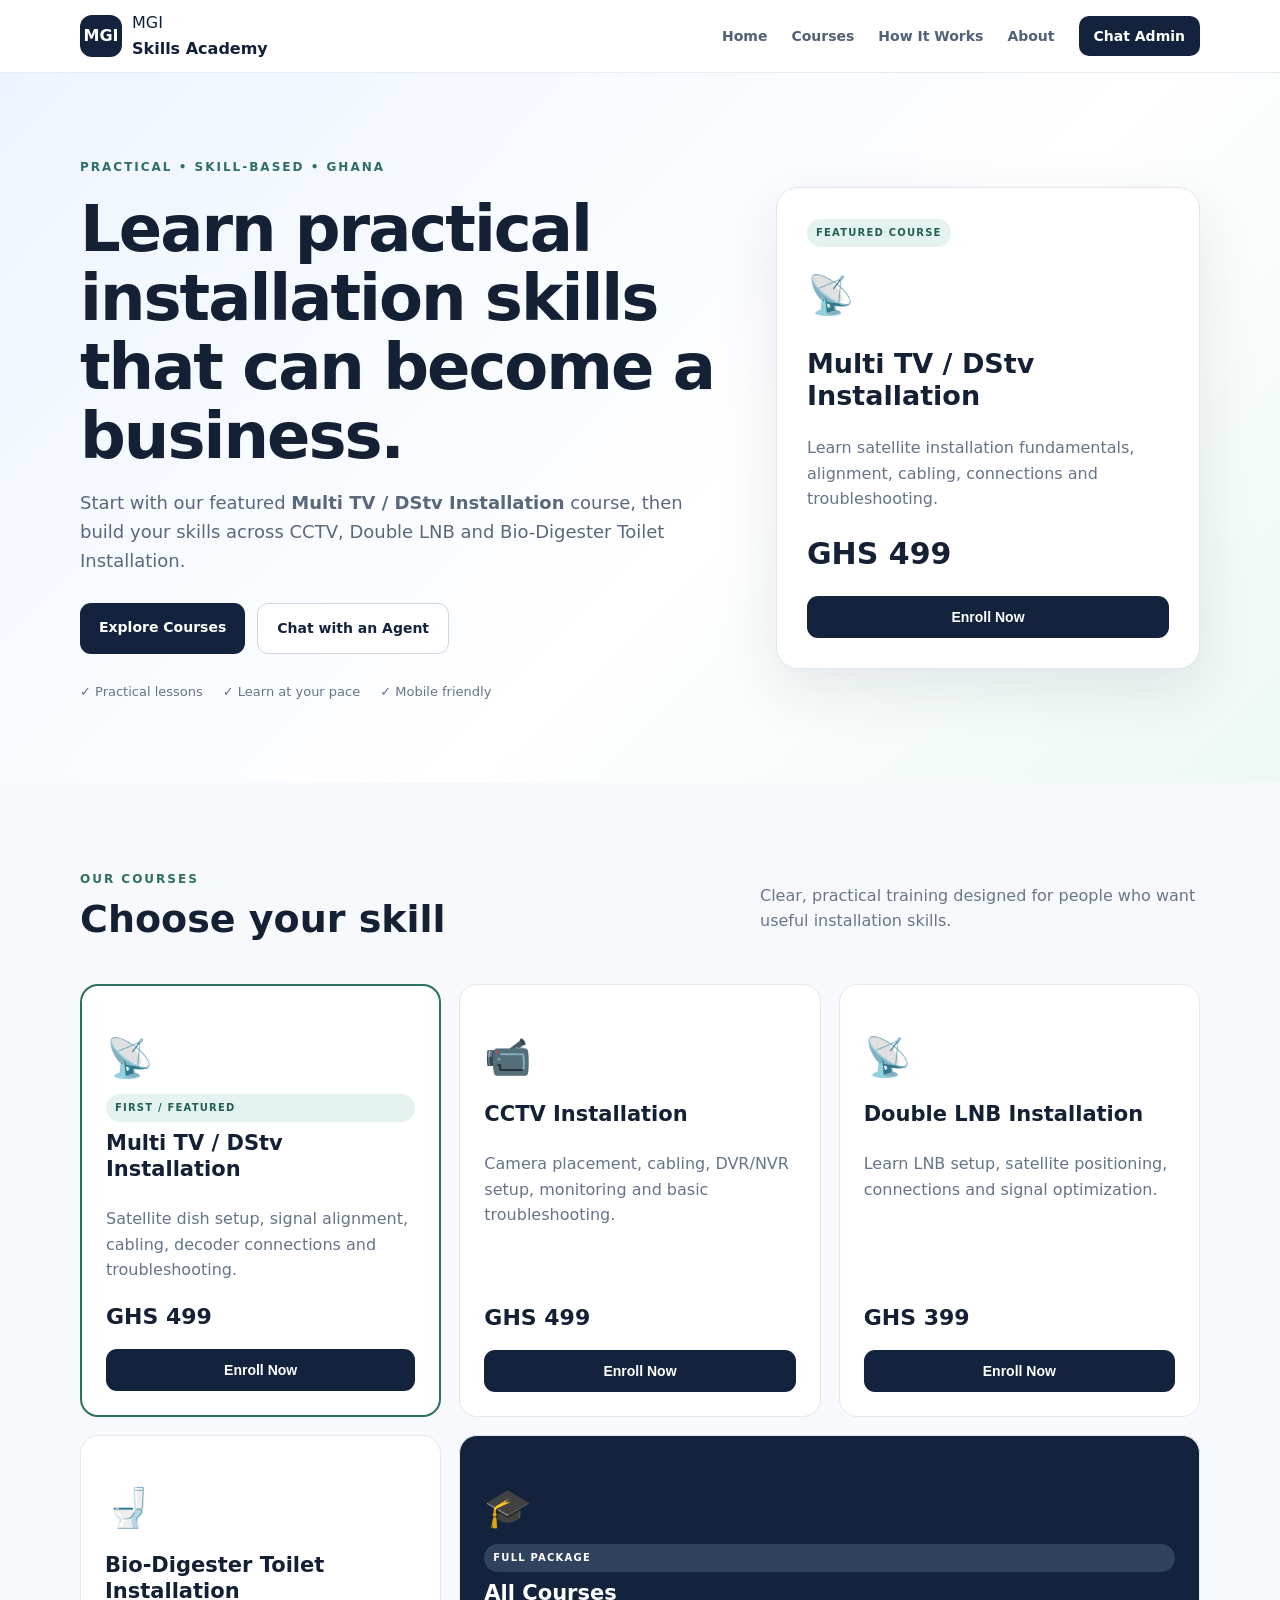
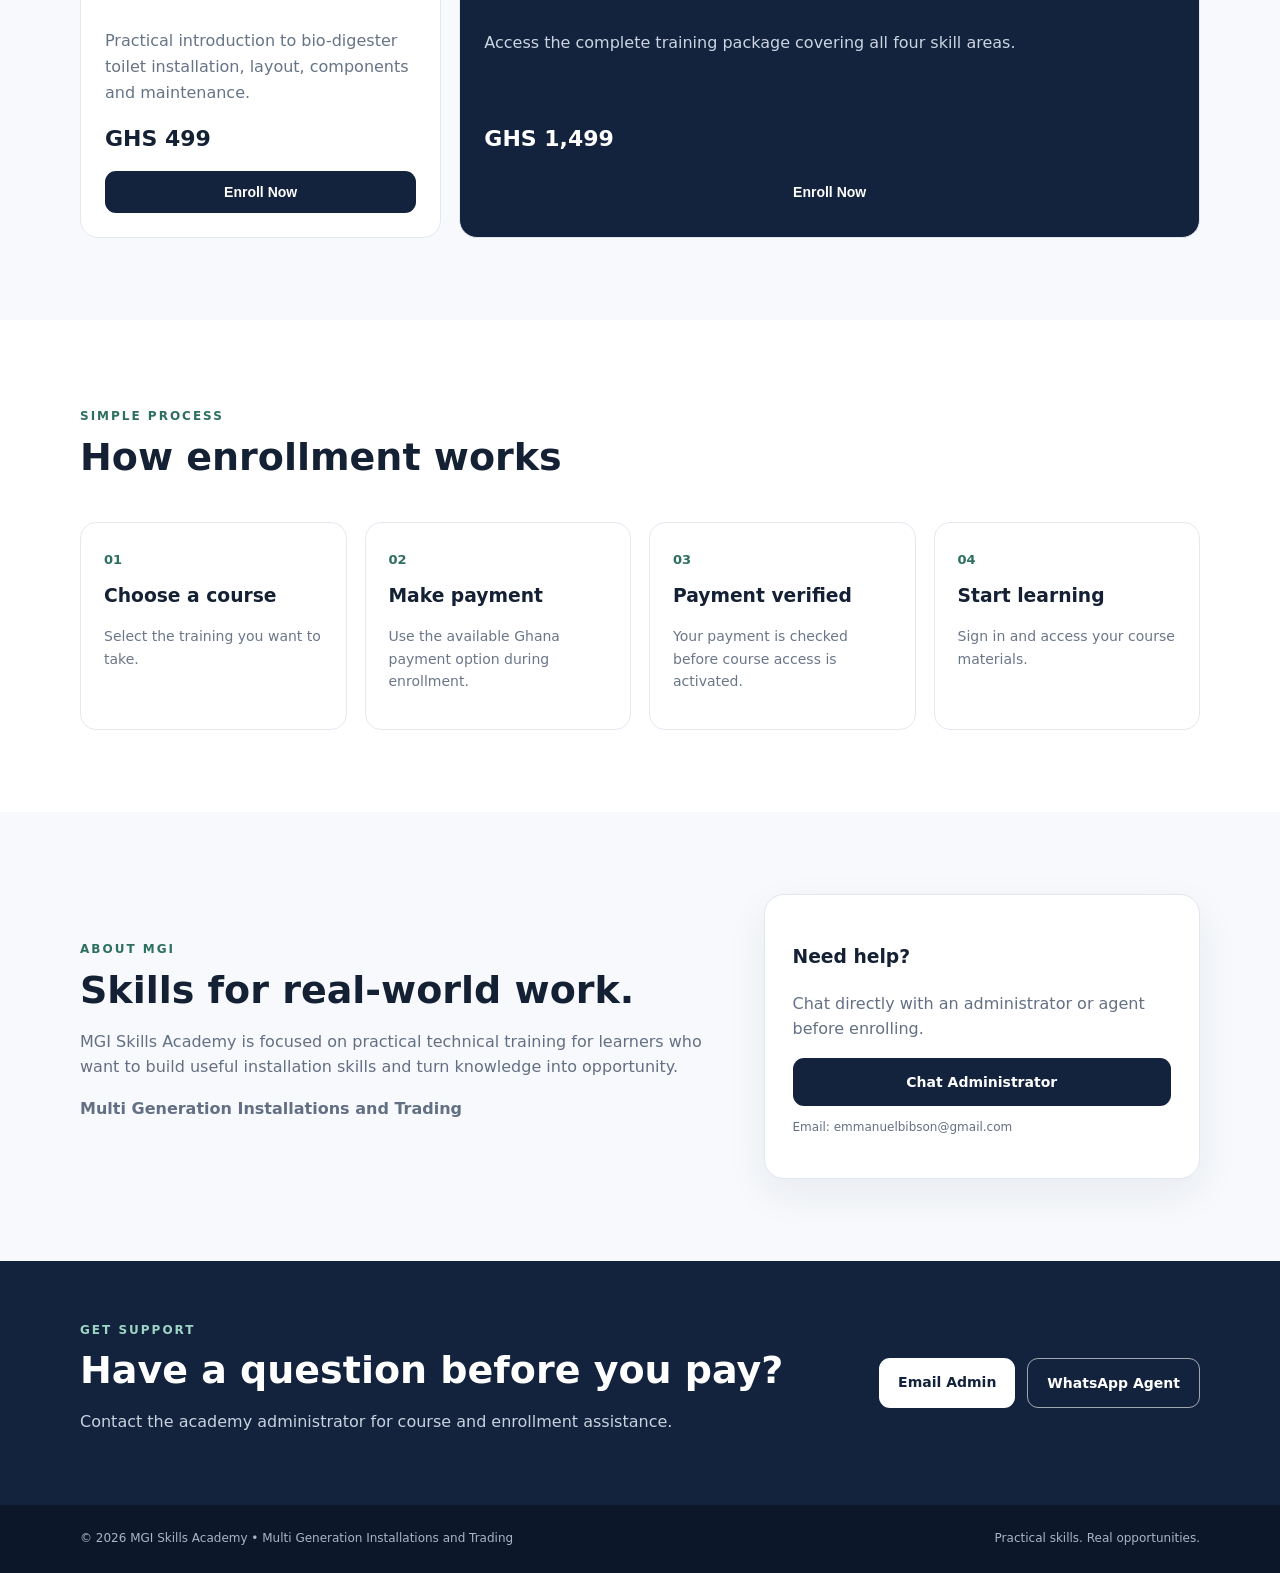
<file: index.html>
<!doctype html>
<html lang="en">
<head>
<meta charset="utf-8">
<meta name="viewport" content="width=device-width, initial-scale=1">
<title>MGI Skills Academy | Practical Technical Training</title>
<meta name="description" content="MGI Skills Academy offers practical training in Multi TV/DStv, CCTV, Double LNB and Bio-Digester Toilet Installation.">
<link rel="stylesheet" href="style.css">
</head>
<body>
<header class="topbar">
  <div class="container nav">
    <a class="brand" href="#home"><span class="brand-mark">MGI</span><span>MGI <b>Skills Academy</b></span></a>
    <button class="menu" aria-label="Open menu">☰</button>
    <nav>
      <a href="#home">Home</a><a href="#courses">Courses</a><a href="#how">How It Works</a><a href="#about">About</a>
      <a class="nav-chat" href="#chat">Chat Admin</a>
    </nav>
  </div>
</header>

<main id="home">
<section class="hero">
  <div class="container hero-grid">
    <div>
      <span class="eyebrow">PRACTICAL • SKILL-BASED • GHANA</span>
      <h1>Learn practical installation skills that can become a business.</h1>
      <p class="lead">Start with our featured <strong>Multi TV / DStv Installation</strong> course, then build your skills across CCTV, Double LNB and Bio-Digester Toilet Installation.</p>
      <div class="actions"><a class="btn primary" href="#courses">Explore Courses</a><a class="btn ghost" href="#chat">Chat with an Agent</a></div>
      <div class="trust"><span>✓ Practical lessons</span><span>✓ Learn at your pace</span><span>✓ Mobile friendly</span></div>
    </div>
    <div class="hero-card">
      <div class="featured-tag">FEATURED COURSE</div>
      <div class="dish">📡</div>
      <h2>Multi TV / DStv Installation</h2>
      <p>Learn satellite installation fundamentals, alignment, cabling, connections and troubleshooting.</p>
      <div class="price">GHS 499</div>
      <button class="btn primary full" onclick="openEnroll('Multi TV / DStv Installation',499)">Enroll Now</button>
    </div>
  </div>
</section>

<section class="section" id="courses">
<div class="container">
  <div class="section-head"><div><span class="eyebrow">OUR COURSES</span><h2>Choose your skill</h2></div><p>Clear, practical training designed for people who want useful installation skills.</p></div>
  <div class="courses">
    <article class="course featured">
      <span class="course-icon">📡</span><span class="pill">FIRST / FEATURED</span><h3>Multi TV / DStv Installation</h3><p>Satellite dish setup, signal alignment, cabling, decoder connections and troubleshooting.</p><strong>GHS 499</strong><button class="btn primary full" onclick="openEnroll('Multi TV / DStv Installation',499)">Enroll Now</button>
    </article>
    <article class="course"><span class="course-icon">📹</span><h3>CCTV Installation</h3><p>Camera placement, cabling, DVR/NVR setup, monitoring and basic troubleshooting.</p><strong>GHS 499</strong><button class="btn primary full" onclick="openEnroll('CCTV Installation',499)">Enroll Now</button></article>
    <article class="course"><span class="course-icon">📡</span><h3>Double LNB Installation</h3><p>Learn LNB setup, satellite positioning, connections and signal optimization.</p><strong>GHS 399</strong><button class="btn primary full" onclick="openEnroll('Double LNB Installation',399)">Enroll Now</button></article>
    <article class="course"><span class="course-icon">🚽</span><h3>Bio-Digester Toilet Installation</h3><p>Practical introduction to bio-digester toilet installation, layout, components and maintenance.</p><strong>GHS 499</strong><button class="btn primary full" onclick="openEnroll('Bio-Digester Toilet Installation',499)">Enroll Now</button></article>
    <article class="course all"><span class="course-icon">🎓</span><span class="pill">FULL PACKAGE</span><h3>All Courses</h3><p>Access the complete training package covering all four skill areas.</p><strong>GHS 1,499</strong><button class="btn primary full" onclick="openEnroll('All Courses',1499)">Enroll Now</button></article>
  </div>
</div>
</section>

<section class="steps section" id="how"><div class="container">
<div class="section-head"><div><span class="eyebrow">SIMPLE PROCESS</span><h2>How enrollment works</h2></div></div>
<div class="step-grid">
<div><b>01</b><h3>Choose a course</h3><p>Select the training you want to take.</p></div>
<div><b>02</b><h3>Make payment</h3><p>Use the available Ghana payment option during enrollment.</p></div>
<div><b>03</b><h3>Payment verified</h3><p>Your payment is checked before course access is activated.</p></div>
<div><b>04</b><h3>Start learning</h3><p>Sign in and access your course materials.</p></div>
</div></div></section>

<section class="about section" id="about"><div class="container about-grid">
<div><span class="eyebrow">ABOUT MGI</span><h2>Skills for real-world work.</h2><p>MGI Skills Academy is focused on practical technical training for learners who want to build useful installation skills and turn knowledge into opportunity.</p><p><strong>Multi Generation Installations and Trading</strong></p></div>
<div class="contact-card"><h3>Need help?</h3><p>Chat directly with an administrator or agent before enrolling.</p><a class="btn primary full" href="#chat">Chat Administrator</a><p class="small">Email: emmanuelbibson@gmail.com</p></div>
</div></section>

<section class="cta" id="chat"><div class="container cta-inner"><div><span class="eyebrow">GET SUPPORT</span><h2>Have a question before you pay?</h2><p>Contact the academy administrator for course and enrollment assistance.</p></div><div class="actions"><a class="btn light" href="mailto:emmanuelbibson@gmail.com?subject=MGI%20Skills%20Academy%20Enquiry">Email Admin</a><a class="btn outline-light" href="https://wa.me/233544727850?text=Hello%20MGI%20Skills%20Academy%2C%20I%20need%20help%20with%20a%20course." target="_blank" rel="noopener">WhatsApp Agent</a></div></div></section>
</main>

<footer><div class="container footer"><span>© 2026 MGI Skills Academy • Multi Generation Installations and Trading</span><span>Practical skills. Real opportunities.</span></div></footer>

<div class="modal" id="enrollModal" aria-hidden="true">
 <div class="modal-box">
  <button class="close" onclick="closeEnroll()">×</button>
  <span class="eyebrow">ENROLLMENT</span><h2 id="modalCourse"></h2><p class="modal-price" id="modalPrice"></p>
  <form id="enrollForm" onsubmit="submitEnrollment(event)">
    <label>Full name<input id="name" required placeholder="Your full name"></label>
    <label>Phone number<input id="phone" required placeholder="e.g. 024 XXX XXXX"></label>
    <label>Email<input id="email" type="email" required placeholder="you@example.com"></label>
    <button class="btn primary full" type="submit">Continue to Payment</button>
  </form>
  <p class="small note">Payment gateway connection will be activated here. Do not enter card or MoMo details into this demo form.</p>
 </div>
</div>
<script src="script.js"></script>
</body>
</html>
</file>
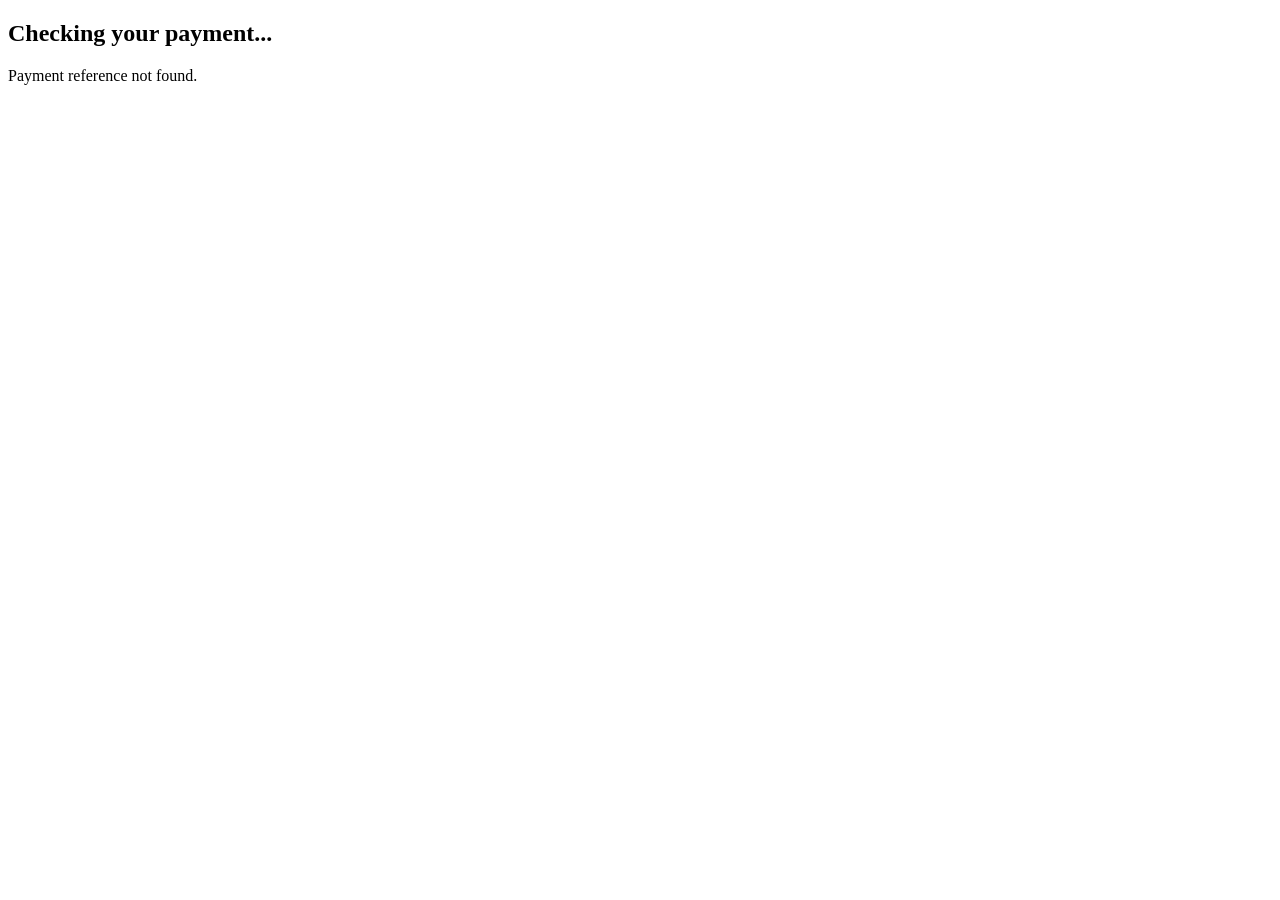
<file: payment-callback.html>
<!DOCTYPE html>
<html lang="en">
<head>
  <meta charset="UTF-8">
  <meta name="viewport" content="width=device-width, initial-scale=1.0">
  <title>MGI Payment Confirmation</title>
</head>
<body>
  <h2>Checking your payment...</h2>
  <p id="message">Please wait while we verify your payment.</p>

  <script>
    async function verifyPayment() {
      const params = new URLSearchParams(window.location.search);
      const reference = params.get("reference") || params.get("trxref");

      const message = document.getElementById("message");

      if (!reference) {
        message.textContent = "Payment reference not found.";
        return;
      }

      try {
        const response = await fetch("/api/verify-payment", {
          method: "POST",
          headers: {
            "Content-Type": "application/json"
          },
          body: JSON.stringify({ reference })
        });

        const result = await response.json();

        if (!response.ok || !result.success) {
          throw new Error(result.error || "Payment verification failed.");
        }

        message.textContent =
          "Payment verified successfully! Course: " +
          result.course +
          ". Please wait for course access confirmation.";

      } catch (error) {
        message.textContent = error.message +
          " Please contact MGI Skills Academy.";
      }
    }

    verifyPayment();
  </script>
</body>
</html>
</file>
<file: style.css>
*{box-sizing:border-box}html{scroll-behavior:smooth}body{margin:0;font-family:Inter,system-ui,-apple-system,Segoe UI,sans-serif;color:#142033;background:#f7f9fc;line-height:1.6}.container{width:min(1120px,92%);margin:auto}.topbar{position:sticky;top:0;z-index:20;background:rgba(255,255,255,.94);backdrop-filter:blur(10px);border-bottom:1px solid #e8edf4}.nav{height:72px;display:flex;align-items:center;justify-content:space-between}.brand{display:flex;align-items:center;gap:10px;text-decoration:none;color:#122039;font-size:16px}.brand-mark{display:grid;place-items:center;width:42px;height:42px;border-radius:12px;background:#13233d;color:white;font-weight:900}.brand b{display:block}.nav nav{display:flex;gap:24px;align-items:center}.nav nav a{color:#526176;text-decoration:none;font-weight:650;font-size:14px}.nav-chat{padding:9px 15px;border-radius:10px;background:#13233d!important;color:white!important}.menu{display:none;border:0;background:none;font-size:25px}.hero{background:linear-gradient(135deg,#eef4ff 0%,#fff 58%,#edf8f4 100%);padding:80px 0}.hero-grid{display:grid;grid-template-columns:1.2fr .8fr;gap:60px;align-items:center}.eyebrow{font-size:12px;letter-spacing:2px;font-weight:850;color:#2d6f61}.hero h1{font-size:clamp(38px,5vw,64px);line-height:1.08;letter-spacing:-2px;margin:16px 0}.lead{font-size:18px;color:#5a687b;max-width:650px}.actions{display:flex;gap:12px;flex-wrap:wrap;margin:28px 0}.btn{border:0;border-radius:11px;padding:13px 19px;font-weight:800;text-decoration:none;display:inline-block;cursor:pointer;font-size:14px}.primary{background:#13233d;color:white}.ghost{border:1px solid #cfd7e3;color:#13233d;background:white}.light{background:white;color:#13233d}.outline-light{border:1px solid rgba(255,255,255,.6);color:white}.full{width:100%;text-align:center}.trust{display:flex;gap:20px;flex-wrap:wrap;color:#667487;font-size:13px}.hero-card{background:white;border:1px solid #e1e7ef;border-radius:22px;padding:30px;box-shadow:0 20px 60px rgba(25,43,70,.10)}.featured-tag,.pill{display:inline-block;font-size:10px;letter-spacing:1.2px;font-weight:900;padding:6px 9px;border-radius:999px;background:#e4f3ef;color:#236052}.dish,.course-icon{font-size:38px;margin:18px 0 5px}.hero-card h2{font-size:27px;line-height:1.2}.hero-card p,.course p,.contact-card p{color:#667487}.price{font-size:30px;font-weight:900;margin:18px 0}.section{padding:82px 0}.section-head{display:flex;justify-content:space-between;gap:30px;align-items:end;margin-bottom:34px}.section-head h2,.about h2,.cta h2{font-size:38px;line-height:1.15;margin:8px 0}.section-head>p{max-width:440px;color:#68768a}.courses{display:grid;grid-template-columns:repeat(3,1fr);gap:18px}.course{background:white;border:1px solid #e3e8ef;border-radius:18px;padding:24px;display:flex;flex-direction:column;min-height:330px}.course h3{font-size:21px;line-height:1.25;margin:8px 0}.course strong{font-size:22px;margin-top:auto;margin-bottom:15px}.course.featured{border:2px solid #2d6f61}.course.all{grid-column:span 2;background:#13233d;color:white}.course.all p{color:#cbd4e1}.course.all .pill{background:#31425f;color:white}.steps{background:white}.step-grid{display:grid;grid-template-columns:repeat(4,1fr);gap:18px}.step-grid>div{border:1px solid #e4e9f0;border-radius:16px;padding:23px}.step-grid b{font-size:13px;color:#2d6f61}.step-grid h3{margin:10px 0 5px}.step-grid p{color:#6a7789;font-size:14px}.about-grid{display:grid;grid-template-columns:1fr .7fr;gap:60px;align-items:center}.about p{color:#637084}.contact-card{background:white;border:1px solid #e1e7ef;border-radius:20px;padding:28px;box-shadow:0 15px 40px rgba(25,43,70,.07)}.small{font-size:12px;color:#788598}.cta{background:#13233d;color:white;padding:55px 0}.cta .eyebrow{color:#9ed4c6}.cta p{color:#c8d1de}.cta-inner{display:flex;justify-content:space-between;align-items:center;gap:30px}.cta .actions{margin:0}footer{background:#0c1729;color:#aab5c4;padding:24px 0;font-size:12px}.footer{display:flex;justify-content:space-between;gap:20px}.modal{display:none;position:fixed;inset:0;background:rgba(5,15,28,.65);z-index:50;padding:20px;place-items:center}.modal.show{display:grid}.modal-box{background:white;width:min(500px,100%);border-radius:20px;padding:30px;position:relative}.close{position:absolute;right:15px;top:12px;border:0;background:none;font-size:30px;color:#718096;cursor:pointer}.modal-price{font-weight:900;font-size:24px}.modal-box label{display:block;font-size:13px;font-weight:800;margin:14px 0}.modal-box input{display:block;width:100%;margin-top:6px;padding:13px;border:1px solid #d6dee9;border-radius:10px;font-size:15px}.note{margin-top:15px}@media(max-width:800px){.nav nav{display:none}.menu{display:block}.hero{padding:55px 0}.hero-grid,.about-grid{grid-template-columns:1fr;gap:35px}.courses{grid-template-columns:1fr}.course.all{grid-column:auto}.step-grid{grid-template-columns:1fr 1fr}.section-head,.cta-inner{display:block}.cta .actions{margin-top:22px}.footer{display:block}.footer span{display:block;margin:5px 0}}@media(max-width:480px){.step-grid{grid-template-columns:1fr}.hero h1{letter-spacing:-1px}.section{padding:60px 0}}
</file>
